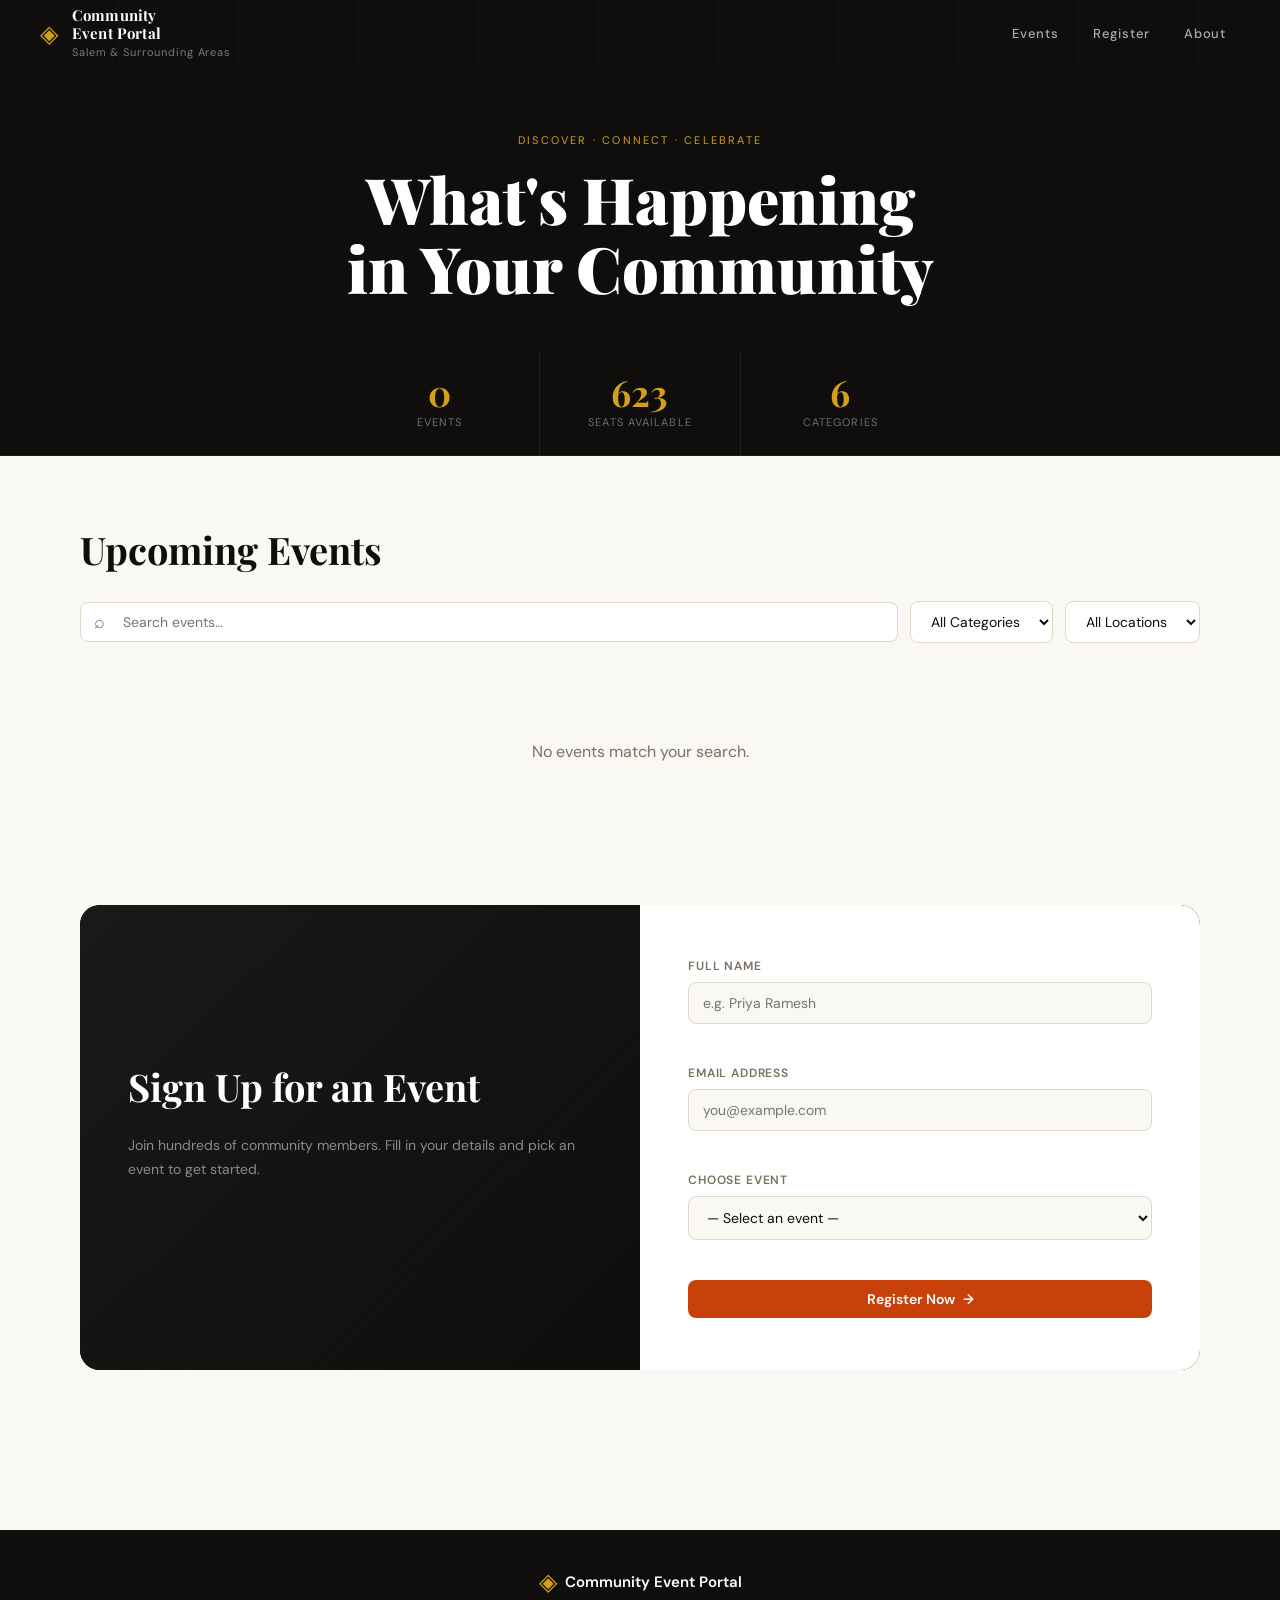
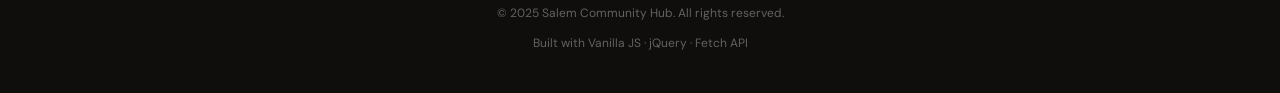
<file: Module 1/Bootstrap5/index.html>
<!DOCTYPE html>
<html lang="en">
<head>
  <meta charset="UTF-8" />
  <meta name="viewport" content="width=device-width, initial-scale=1.0"/>
  <title>Local Community Event Portal</title>
  <link rel="preconnect" href="https://fonts.googleapis.com">
  <link href="https://fonts.googleapis.com/css2?family=Playfair+Display:wght@700;900&family=DM+Sans:wght@300;400;500;600&display=swap" rel="stylesheet">
  <link rel="stylesheet" href="styles.css"/>
  <script src="https://code.jquery.com/jquery-3.7.1.min.js"></script>
</head>
<body>

  <div id="loader" class="loader-overlay">
    <div class="loader-inner">
      <div class="loader-dot"></div>
      <div class="loader-dot"></div>
      <div class="loader-dot"></div>
    </div>
    <p class="loader-text">Loading Portal…</p>
  </div>

  <header class="site-header">
    <div class="header-bg"></div>
    <div class="header-content">
      <div class="logo-block">
        <span class="logo-icon">◈</span>
        <div>
          <h1 class="site-title">Community<br>Event Portal</h1>
          <p class="site-subtitle">Salem & Surrounding Areas</p>
        </div>
      </div>
      <nav class="header-nav">
        <a href="#events" class="nav-link">Events</a>
        <a href="#register" class="nav-link">Register</a>
        <a href="#about" class="nav-link">About</a>
      </nav>
    </div>
  </header>

  <section class="hero-banner">
    <div class="hero-text">
      <p class="hero-eyebrow">Discover · Connect · Celebrate</p>
      <h2 class="hero-heading">What's Happening<br>in Your Community</h2>
    </div>
    <div class="hero-stats">
      <div class="stat-card"><span id="stat-total" class="stat-num">0</span><span class="stat-label">Events</span></div>
      <div class="stat-card"><span id="stat-seats" class="stat-num">0</span><span class="stat-label">Seats Available</span></div>
      <div class="stat-card"><span id="stat-cats" class="stat-num">0</span><span class="stat-label">Categories</span></div>
    </div>
  </section>

  <main class="main-content">

    <section id="events" class="events-section">
      <div class="section-header">
        <h2 class="section-title">Upcoming Events</h2>
        <div class="filter-bar">
          <div class="search-wrap">
            <span class="search-icon">⌕</span>
            <input type="text" id="searchInput" placeholder="Search events…" class="search-input" />
          </div>
          <select id="categoryFilter" class="filter-select">
            <option value="all">All Categories</option>
            <option value="music">Music</option>
            <option value="workshop">Workshop</option>
            <option value="sports">Sports</option>
            <option value="food">Food</option>
            <option value="art">Art</option>
            <option value="tech">Tech</option>
          </select>
          <select id="locationFilter" class="filter-select">
            <option value="all">All Locations</option>
            <option value="Salem">Salem</option>
            <option value="Namakkal">Namakkal</option>
            <option value="Erode">Erode</option>
          </select>
        </div>
      </div>
      <div id="eventGrid" class="event-grid"></div>
      <p id="noEvents" class="no-events" style="display:none">No events match your search.</p>
    </section>

    <section id="register" class="register-section">
      <div class="register-inner">
        <div class="register-info">
          <h2 class="section-title">Sign Up for an Event</h2>
          <p class="register-desc">Join hundreds of community members. Fill in your details and pick an event to get started.</p>
          <div id="registrationLog" class="reg-log"></div>
        </div>
        <form id="registrationForm" class="reg-form" novalidate>
          <div class="form-group">
            <label for="userName">Full Name</label>
            <input type="text" id="userName" name="userName" placeholder="e.g. Priya Ramesh" autocomplete="off"/>
            <span class="field-error" id="nameError"></span>
          </div>
          <div class="form-group">
            <label for="userEmail">Email Address</label>
            <input type="email" id="userEmail" name="userEmail" placeholder="you@example.com" autocomplete="off"/>
            <span class="field-error" id="emailError"></span>
          </div>
          <div class="form-group">
            <label for="eventSelect">Choose Event</label>
            <select id="eventSelect" name="eventSelect">
              <option value="">— Select an event —</option>
            </select>
            <span class="field-error" id="eventError"></span>
          </div>
          <button type="submit" id="registerBtn" class="btn btn-primary">
            <span class="btn-label">Register Now</span>
            <span class="btn-icon">→</span>
          </button>
          <div id="formFeedback" class="form-feedback" style="display:none"></div>
        </form>
      </div>
    </section>

  </main>

  <footer id="about" class="site-footer">
    <div class="footer-inner">
      <div class="footer-brand">
        <span class="logo-icon">◈</span>
        <span class="footer-name">Community Event Portal</span>
      </div>
      <p class="footer-copy">© 2025 Salem Community Hub. All rights reserved.</p>
      <p class="footer-tech">Built with Vanilla JS · jQuery · Fetch API</p>
    </div>
  </footer>

  <div id="toast" class="toast"></div>

  <script src="main.js"></script>
</body>
</html>
</file>
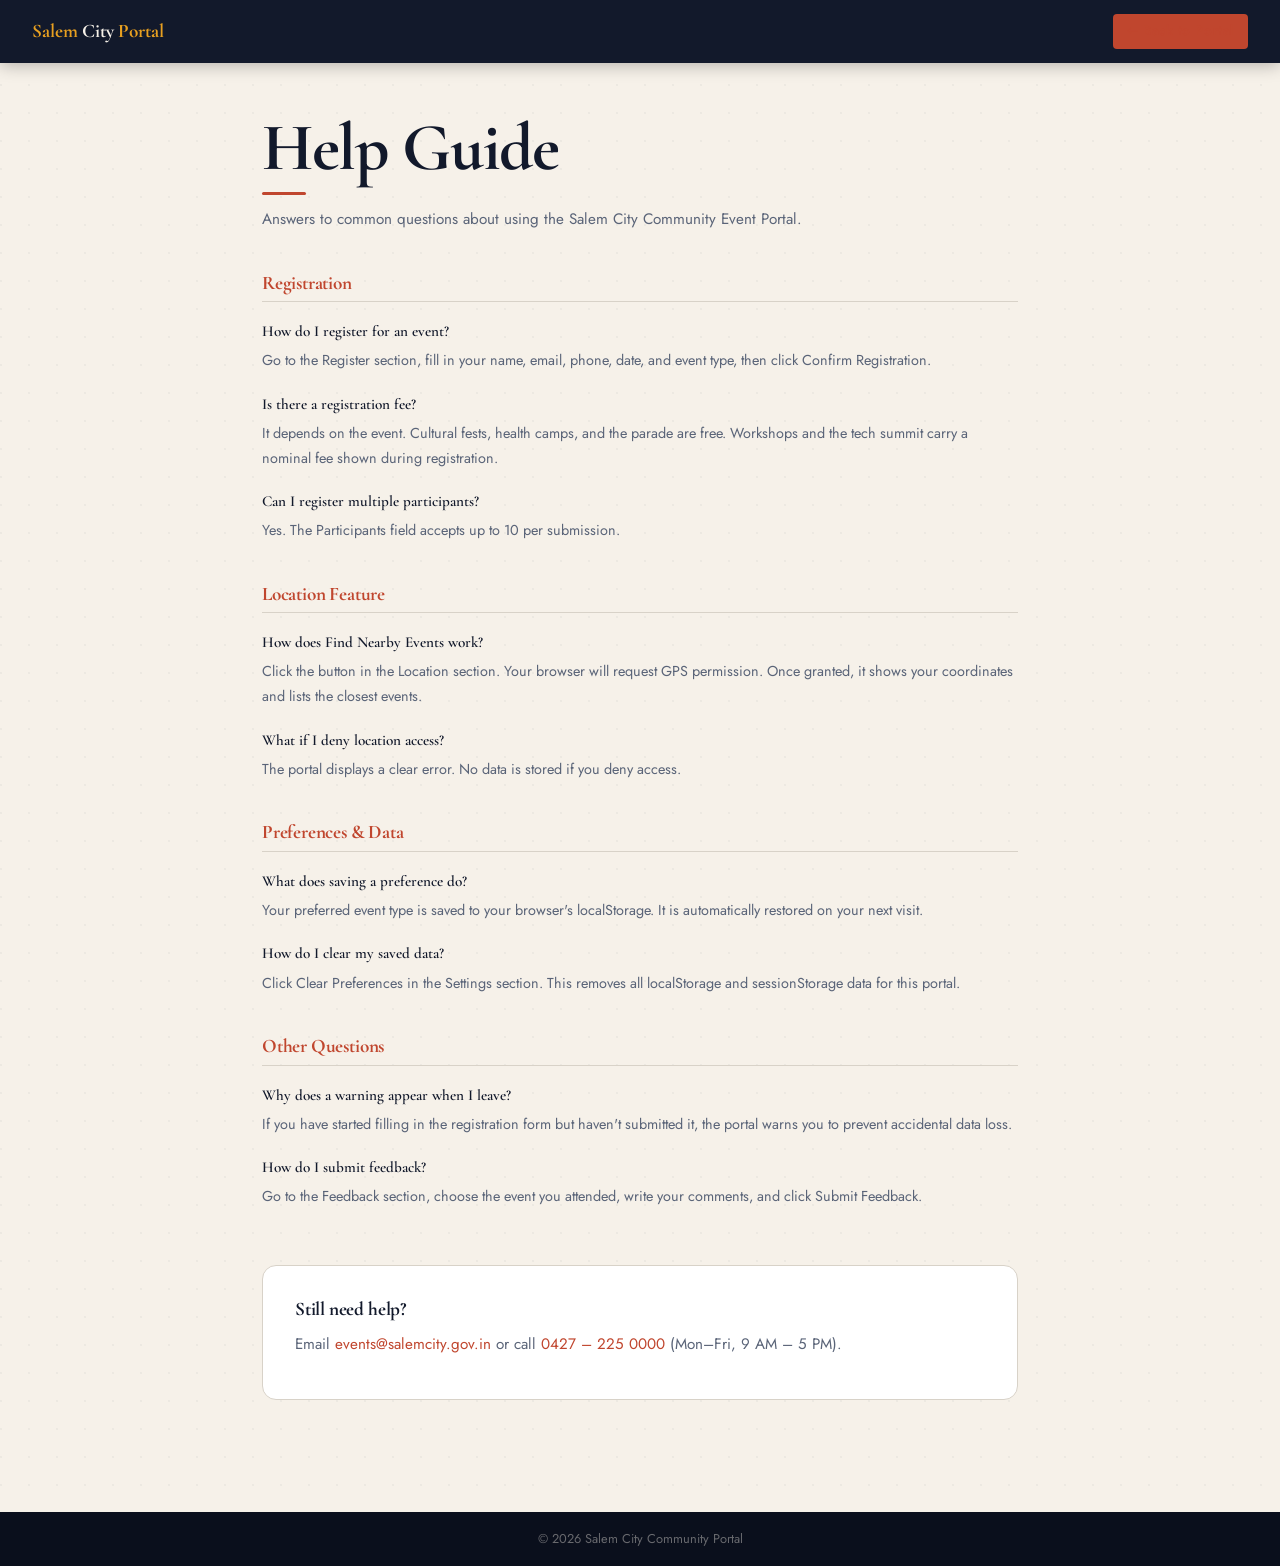
<file: Module 1/CSS3/help.html>
<!DOCTYPE html>
<html lang="en">
<head>
  <meta charset="UTF-8">
  <meta name="viewport" content="width=device-width, initial-scale=1.0">
  <title>Help Guide — Salem City Community Portal</title>
  <link rel="preconnect" href="https://fonts.googleapis.com">
  <link href="https://fonts.googleapis.com/css2?family=Cormorant+Garamond:wght@700&family=Jost:wght@300;400;500;600&display=swap" rel="stylesheet">
  <link rel="stylesheet" href="css/reset.css">
  <link rel="stylesheet" href="css/variables.css">
  <link rel="stylesheet" href="css/selectors.css">
  <link rel="stylesheet" href="css/colors.css">
  <link rel="stylesheet" href="css/typography.css">
  <link rel="stylesheet" href="css/links-lists.css">
  <link rel="stylesheet" href="css/responsive.css">
  <style>
    main {
      max-width: 820px;
      margin: 3rem auto;
      padding: 0 var(--sp-lg) 4rem;
    }

    .faq-group { margin-bottom: 2.5rem; }

    .faq-group h2 {
      font-size: 1.2rem;
      color: var(--clr-rust);
      border-bottom: 1px solid var(--clr-border);
      padding-bottom: 0.4rem;
      margin-bottom: 1rem;
    }

    .faq-item { margin-bottom: 1.1rem; }
    .faq-item h3 { font-size: 0.95rem; color: var(--clr-ink); margin-bottom: 0.25rem; }
    .faq-item p  { font-size: 0.9rem; color: var(--clr-slate); }

    .contact-box {
      background: var(--clr-white);
      border: 1px solid var(--clr-border);
      border-radius: var(--radius-lg);
      padding: var(--sp-lg);
      margin-top: var(--sp-xl);
    }

    footer {
      background: #0a0f1c;
      color: rgba(246,241,233,0.4);
      text-align: center;
      padding: 1rem;
      font-size: 0.8rem;
    }
  </style>
</head>
<body>

  <header class="site-header" style="height:auto;padding:0.85rem var(--sp-lg);">
    <div class="site-logo">Salem <span>City</span> Portal</div>
    <a href="index.html" class="cta-button" style="font-size:0.82rem;padding:0.4rem 0.9rem;">← Back to Portal</a>
  </header>

  <main>
    <h1 style="margin-bottom:0.3rem;">Help Guide</h1>
    <div class="divider-line"></div>
    <p class="text-subtitle" style="margin-bottom:2.5rem;">
      Answers to common questions about using the Salem City Community Event Portal.
    </p>

    <div class="faq-group">
      <h2>Registration</h2>
      <div class="faq-item">
        <h3>How do I register for an event?</h3>
        <p>Go to the Register section, fill in your name, email, phone, date, and event type, then click Confirm Registration.</p>
      </div>
      <div class="faq-item">
        <h3>Is there a registration fee?</h3>
        <p>It depends on the event. Cultural fests, health camps, and the parade are free. Workshops and the tech summit carry a nominal fee shown during registration.</p>
      </div>
      <div class="faq-item">
        <h3>Can I register multiple participants?</h3>
        <p>Yes. The Participants field accepts up to 10 per submission.</p>
      </div>
    </div>

    <div class="faq-group">
      <h2>Location Feature</h2>
      <div class="faq-item">
        <h3>How does Find Nearby Events work?</h3>
        <p>Click the button in the Location section. Your browser will request GPS permission. Once granted, it shows your coordinates and lists the closest events.</p>
      </div>
      <div class="faq-item">
        <h3>What if I deny location access?</h3>
        <p>The portal displays a clear error. No data is stored if you deny access.</p>
      </div>
    </div>

    <div class="faq-group">
      <h2>Preferences & Data</h2>
      <div class="faq-item">
        <h3>What does saving a preference do?</h3>
        <p>Your preferred event type is saved to your browser's localStorage. It is automatically restored on your next visit.</p>
      </div>
      <div class="faq-item">
        <h3>How do I clear my saved data?</h3>
        <p>Click Clear Preferences in the Settings section. This removes all localStorage and sessionStorage data for this portal.</p>
      </div>
    </div>

    <div class="faq-group">
      <h2>Other Questions</h2>
      <div class="faq-item">
        <h3>Why does a warning appear when I leave?</h3>
        <p>If you have started filling in the registration form but haven't submitted it, the portal warns you to prevent accidental data loss.</p>
      </div>
      <div class="faq-item">
        <h3>How do I submit feedback?</h3>
        <p>Go to the Feedback section, choose the event you attended, write your comments, and click Submit Feedback.</p>
      </div>
    </div>

    <div class="contact-box">
      <h2 style="font-family:var(--font-display);font-size:1.2rem;margin-bottom:0.6rem;">Still need help?</h2>
      <p>Email <a href="mailto:events@salemcity.gov.in">events@salemcity.gov.in</a> or call
        <a href="tel:+914272250000">0427 – 225 0000</a> (Mon–Fri, 9 AM – 5 PM).</p>
    </div>
  </main>

  <footer>&copy; 2026 Salem City Community Portal</footer>

</body>
</html>
</file>
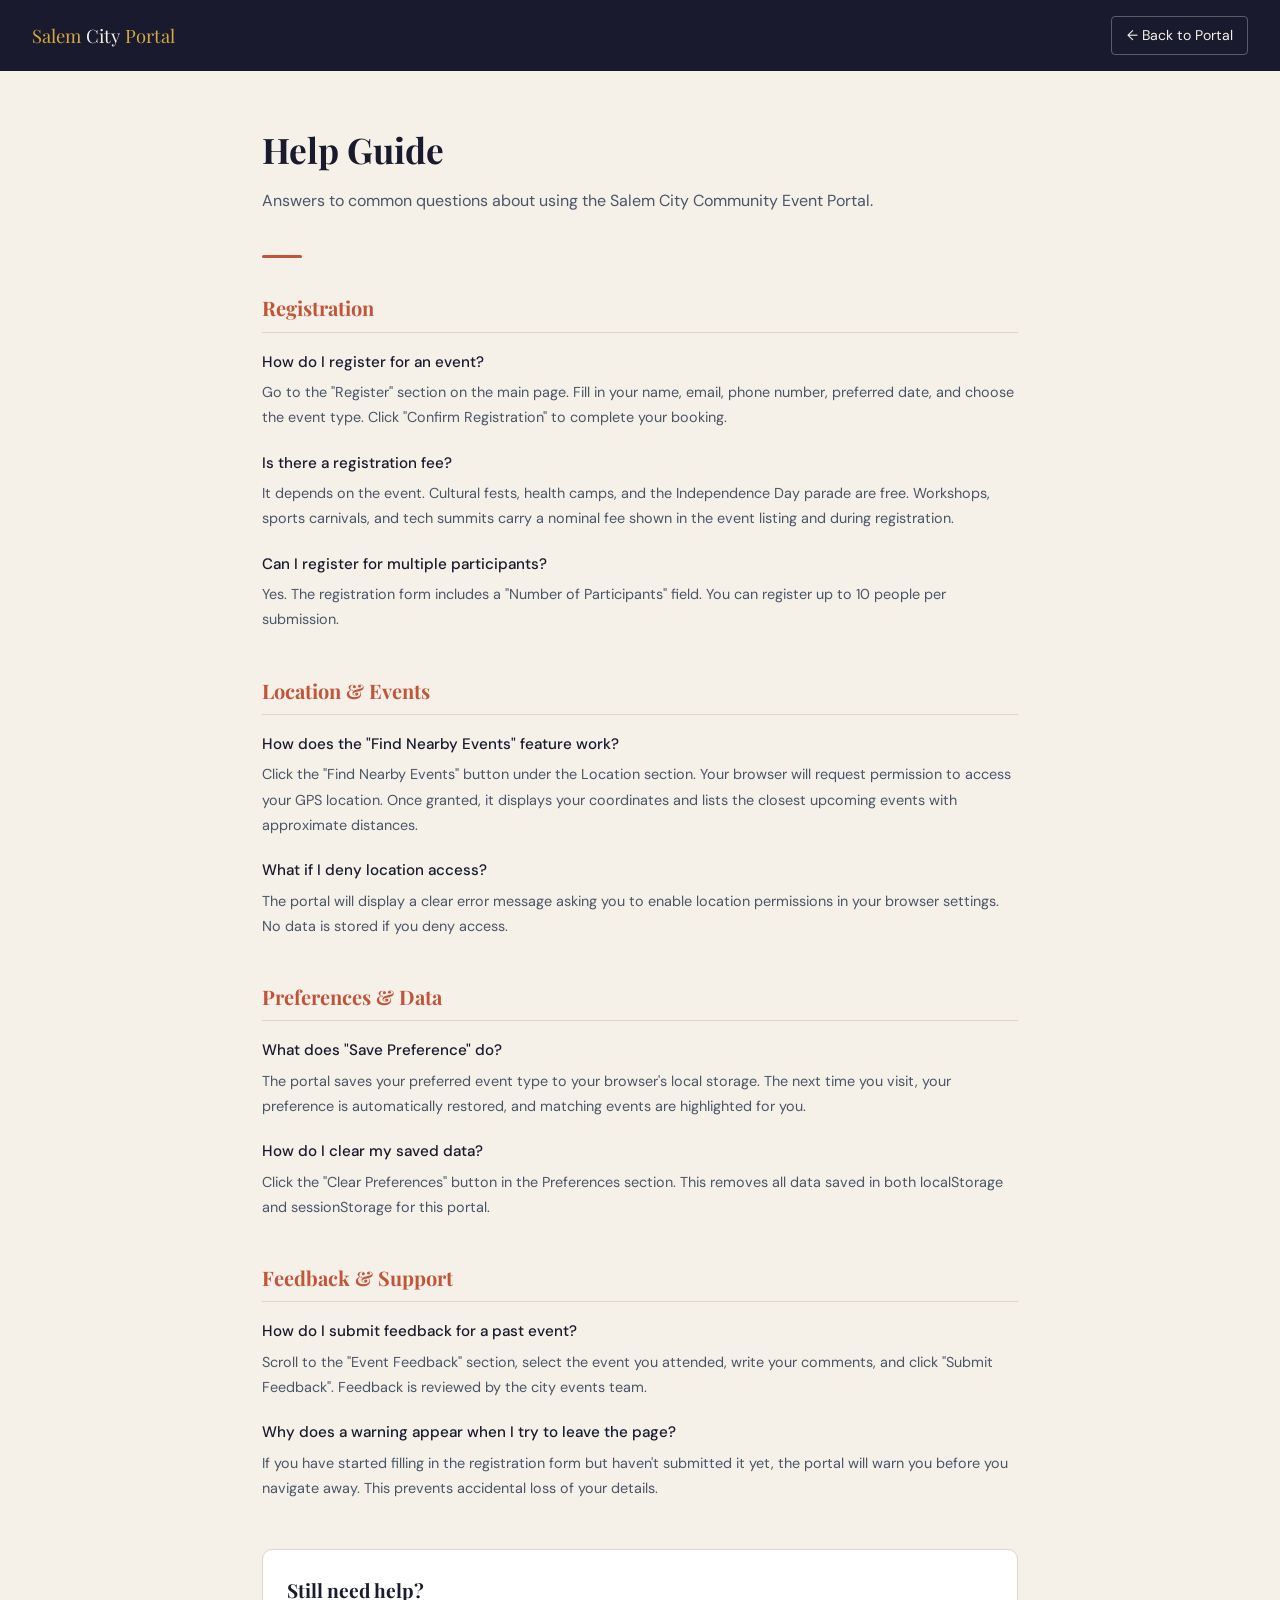
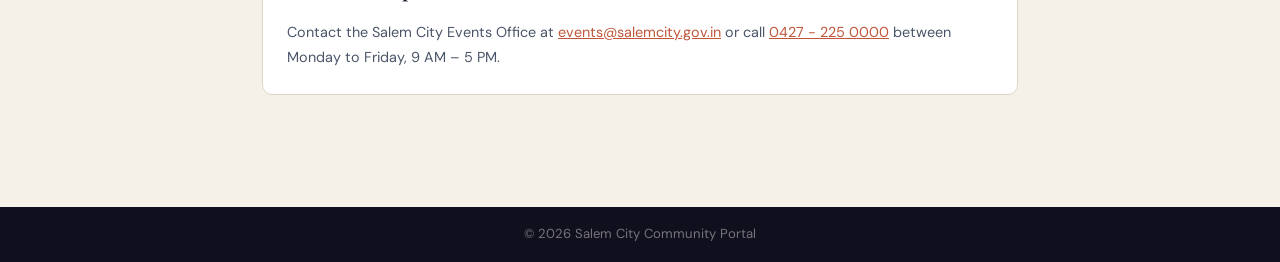
<file: Module 1/HTML5/help.html>
<!DOCTYPE html>
<html lang="en">
<head>
  <meta charset="UTF-8">
  <meta name="viewport" content="width=device-width, initial-scale=1.0">
  <title>Help Guide — Salem City Community Portal</title>
  <style>
    @import url('https://fonts.googleapis.com/css2?family=Playfair+Display:wght@700&family=DM+Sans:wght@300;400;500&display=swap');

    :root {
      --ink: #1a1a2e;
      --cream: #f5f0e8;
      --terracotta: #c0553a;
      --gold: #d4a843;
      --sage: #5a7a5a;
      --slate: #4a5568;
      --border: #ddd5c8;
      --white: #ffffff;
    }

    * { margin: 0; padding: 0; box-sizing: border-box; }
    body { font-family: 'DM Sans', sans-serif; background: var(--cream); color: var(--ink); line-height: 1.75; }

    header {
      background: var(--ink);
      color: var(--cream);
      padding: 1rem 2rem;
      display: flex;
      align-items: center;
      justify-content: space-between;
    }

    .logo { font-family: 'Playfair Display', serif; font-size: 1.15rem; color: var(--gold); }
    .logo span { color: var(--cream); }

    header a {
      color: var(--cream);
      text-decoration: none;
      font-size: 0.88rem;
      padding: 0.4rem 0.9rem;
      border: 1px solid rgba(245,240,232,0.3);
      border-radius: 4px;
    }

    header a:hover { border-color: var(--gold); color: var(--gold); }

    main {
      max-width: 820px;
      margin: 3rem auto;
      padding: 0 2rem 4rem;
    }

    h1 {
      font-family: 'Playfair Display', serif;
      font-size: 2.2rem;
      color: var(--ink);
      margin-bottom: 0.4rem;
    }

    .subtitle { color: var(--slate); margin-bottom: 2.5rem; }

    .divider { width: 40px; height: 3px; background: var(--terracotta); border-radius: 2px; margin: 0.5rem 0 2rem; }

    .faq-group { margin-bottom: 2.5rem; }

    .faq-group h2 {
      font-family: 'Playfair Display', serif;
      font-size: 1.25rem;
      color: var(--terracotta);
      margin-bottom: 1rem;
      padding-bottom: 0.4rem;
      border-bottom: 1px solid var(--border);
    }

    .faq-item { margin-bottom: 1.2rem; }

    .faq-item h3 {
      font-size: 0.95rem;
      font-weight: 500;
      color: var(--ink);
      margin-bottom: 0.3rem;
    }

    .faq-item p { font-size: 0.9rem; color: var(--slate); }

    .contact-box {
      background: var(--white);
      border: 1px solid var(--border);
      border-radius: 10px;
      padding: 1.5rem;
      margin-top: 3rem;
    }

    .contact-box h2 { font-family: 'Playfair Display', serif; font-size: 1.2rem; margin-bottom: 0.75rem; }
    .contact-box p { font-size: 0.9rem; color: var(--slate); }
    .contact-box a { color: var(--terracotta); }

    footer {
      background: #0f0f1e;
      color: rgba(245,240,232,0.45);
      text-align: center;
      padding: 1rem;
      font-size: 0.82rem;
    }
  </style>
</head>
<body>

  <header>
    <div class="logo">Salem <span>City</span> Portal</div>
    <a href="index.html">← Back to Portal</a>
  </header>

  <main>
    <h1>Help Guide</h1>
    <p class="subtitle">Answers to common questions about using the Salem City Community Event Portal.</p>
    <div class="divider"></div>

    <div class="faq-group">
      <h2>Registration</h2>
      <div class="faq-item">
        <h3>How do I register for an event?</h3>
        <p>Go to the "Register" section on the main page. Fill in your name, email, phone number, preferred date, and choose the event type. Click "Confirm Registration" to complete your booking.</p>
      </div>
      <div class="faq-item">
        <h3>Is there a registration fee?</h3>
        <p>It depends on the event. Cultural fests, health camps, and the Independence Day parade are free. Workshops, sports carnivals, and tech summits carry a nominal fee shown in the event listing and during registration.</p>
      </div>
      <div class="faq-item">
        <h3>Can I register for multiple participants?</h3>
        <p>Yes. The registration form includes a "Number of Participants" field. You can register up to 10 people per submission.</p>
      </div>
    </div>

    <div class="faq-group">
      <h2>Location & Events</h2>
      <div class="faq-item">
        <h3>How does the "Find Nearby Events" feature work?</h3>
        <p>Click the "Find Nearby Events" button under the Location section. Your browser will request permission to access your GPS location. Once granted, it displays your coordinates and lists the closest upcoming events with approximate distances.</p>
      </div>
      <div class="faq-item">
        <h3>What if I deny location access?</h3>
        <p>The portal will display a clear error message asking you to enable location permissions in your browser settings. No data is stored if you deny access.</p>
      </div>
    </div>

    <div class="faq-group">
      <h2>Preferences & Data</h2>
      <div class="faq-item">
        <h3>What does "Save Preference" do?</h3>
        <p>The portal saves your preferred event type to your browser's local storage. The next time you visit, your preference is automatically restored, and matching events are highlighted for you.</p>
      </div>
      <div class="faq-item">
        <h3>How do I clear my saved data?</h3>
        <p>Click the "Clear Preferences" button in the Preferences section. This removes all data saved in both localStorage and sessionStorage for this portal.</p>
      </div>
    </div>

    <div class="faq-group">
      <h2>Feedback & Support</h2>
      <div class="faq-item">
        <h3>How do I submit feedback for a past event?</h3>
        <p>Scroll to the "Event Feedback" section, select the event you attended, write your comments, and click "Submit Feedback". Feedback is reviewed by the city events team.</p>
      </div>
      <div class="faq-item">
        <h3>Why does a warning appear when I try to leave the page?</h3>
        <p>If you have started filling in the registration form but haven't submitted it yet, the portal will warn you before you navigate away. This prevents accidental loss of your details.</p>
      </div>
    </div>

    <div class="contact-box">
      <h2>Still need help?</h2>
      <p>Contact the Salem City Events Office at <a href="mailto:events@salemcity.gov.in">events@salemcity.gov.in</a> or call <a href="tel:+914272250000">0427 - 225 0000</a> between Monday to Friday, 9 AM – 5 PM.</p>
    </div>
  </main>

  <footer>&copy; 2026 Salem City Community Portal</footer>

</body>
</html>
</file>
<file: Module 1/Bootstrap5/styles.css>
*, *::before, *::after { box-sizing: border-box; margin: 0; padding: 0; }

:root {
  --ink: #0f0e0c;
  --paper: #faf8f3;
  --cream: #f0ece0;
  --accent: #c8410a;
  --accent-light: #f4ede6;
  --accent-2: #2d6a4f;
  --gold: #d4a017;
  --muted: #7a7060;
  --border: #e0d8c8;
  --card-bg: #ffffff;
  --shadow: 0 2px 16px rgba(15,14,12,0.08);
  --shadow-lg: 0 8px 40px rgba(15,14,12,0.14);
  --radius: 12px;
  --font-display: 'Playfair Display', Georgia, serif;
  --font-body: 'DM Sans', sans-serif;
}

html { scroll-behavior: smooth; }

body {
  background: var(--paper);
  color: var(--ink);
  font-family: var(--font-body);
  font-size: 15px;
  line-height: 1.6;
  min-height: 100vh;
}

/* ── Loader ─────────────────────────────────── */
.loader-overlay {
  position: fixed; inset: 0; z-index: 9999;
  background: var(--ink);
  display: flex; flex-direction: column;
  align-items: center; justify-content: center;
  gap: 20px;
  transition: opacity 0.5s, visibility 0.5s;
}
.loader-overlay.hidden { opacity: 0; visibility: hidden; }
.loader-inner { display: flex; gap: 10px; }
.loader-dot {
  width: 12px; height: 12px; border-radius: 50%;
  background: var(--accent);
  animation: pulse 1s ease-in-out infinite;
}
.loader-dot:nth-child(2) { animation-delay: 0.2s; background: var(--gold); }
.loader-dot:nth-child(3) { animation-delay: 0.4s; background: var(--accent-2); }
@keyframes pulse {
  0%, 100% { transform: scale(0.6); opacity: 0.4; }
  50% { transform: scale(1.2); opacity: 1; }
}
.loader-text { color: #fff; font-family: var(--font-body); font-size: 13px; letter-spacing: 0.15em; text-transform: uppercase; opacity: 0.6; }

/* ── Header ─────────────────────────────────── */
.site-header {
  position: sticky; top: 0; z-index: 100;
  background: var(--ink);
  padding: 0 40px;
  height: 68px;
  display: flex; align-items: center;
}
.header-bg {
  position: absolute; inset: 0;
  background: repeating-linear-gradient(90deg, transparent, transparent 59px, rgba(255,255,255,0.03) 60px);
  pointer-events: none;
}
.header-content {
  width: 100%; max-width: 1200px; margin: 0 auto;
  display: flex; align-items: center; justify-content: space-between;
  position: relative;
}
.logo-block { display: flex; align-items: center; gap: 14px; }
.logo-icon { font-size: 24px; color: var(--gold); line-height: 1; }
.site-title {
  font-family: var(--font-display); font-size: 15px; font-weight: 700;
  color: #fff; line-height: 1.2; letter-spacing: 0.01em;
}
.site-subtitle { font-size: 11px; color: rgba(255,255,255,0.45); letter-spacing: 0.08em; margin-top: 2px; }
.header-nav { display: flex; gap: 6px; }
.nav-link {
  color: rgba(255,255,255,0.65); text-decoration: none;
  font-size: 13px; font-weight: 500; letter-spacing: 0.06em;
  padding: 6px 14px; border-radius: 20px;
  transition: color 0.2s, background 0.2s;
}
.nav-link:hover { color: #fff; background: rgba(255,255,255,0.08); }

/* ── Hero ────────────────────────────────────── */
.hero-banner {
  background: var(--ink);
  padding: 64px 40px 0;
  display: flex; flex-direction: column; align-items: center;
  text-align: center; gap: 48px;
  border-bottom: 1px solid rgba(255,255,255,0.06);
}
.hero-eyebrow { color: var(--gold); font-size: 11px; letter-spacing: 0.2em; text-transform: uppercase; margin-bottom: 14px; }
.hero-heading {
  font-family: var(--font-display); font-size: clamp(36px,5vw,68px);
  font-weight: 900; color: #fff; line-height: 1.08;
}
.hero-heading em { font-style: normal; color: var(--accent); }
.hero-stats {
  display: flex; gap: 1px;
  background: rgba(255,255,255,0.08);
  border-radius: var(--radius) var(--radius) 0 0;
  overflow: hidden; width: 100%; max-width: 600px;
}
.stat-card {
  flex: 1; padding: 24px 16px;
  display: flex; flex-direction: column; align-items: center; gap: 4px;
  background: var(--ink);
  transition: background 0.2s;
}
.stat-card:hover { background: rgba(255,255,255,0.04); }
.stat-num { font-family: var(--font-display); font-size: 36px; font-weight: 700; color: var(--gold); line-height: 1; }
.stat-label { font-size: 11px; color: rgba(255,255,255,0.4); letter-spacing: 0.1em; text-transform: uppercase; }

/* ── Main ────────────────────────────────────── */
.main-content { max-width: 1200px; margin: 0 auto; padding: 0 40px 80px; }

/* ── Events Section ──────────────────────────── */
.events-section { padding-top: 64px; }
.section-header { margin-bottom: 36px; }
.section-title {
  font-family: var(--font-display); font-size: clamp(26px, 3vw, 38px);
  font-weight: 700; color: var(--ink); margin-bottom: 20px;
}
.filter-bar { display: flex; flex-wrap: wrap; gap: 12px; align-items: center; }
.search-wrap { position: relative; flex: 1; min-width: 200px; }
.search-icon { position: absolute; left: 14px; top: 50%; transform: translateY(-50%); font-size: 18px; color: var(--muted); pointer-events: none; }
.search-input {
  width: 100%; padding: 10px 14px 10px 42px;
  border: 1.5px solid var(--border); border-radius: 8px;
  font-family: var(--font-body); font-size: 14px; background: var(--card-bg);
  color: var(--ink); outline: none;
  transition: border-color 0.2s, box-shadow 0.2s;
}
.search-input:focus { border-color: var(--accent); box-shadow: 0 0 0 3px rgba(200,65,10,0.1); }
.filter-select {
  padding: 10px 16px; border: 1.5px solid var(--border); border-radius: 8px;
  font-family: var(--font-body); font-size: 14px; background: var(--card-bg);
  color: var(--ink); cursor: pointer; outline: none;
  transition: border-color 0.2s;
}
.filter-select:focus { border-color: var(--accent); }

/* ── Event Grid ──────────────────────────────── */
.event-grid {
  display: grid;
  grid-template-columns: repeat(auto-fill, minmax(300px, 1fr));
  gap: 24px;
}
.event-card {
  background: var(--card-bg);
  border: 1.5px solid var(--border);
  border-radius: var(--radius);
  overflow: hidden;
  box-shadow: var(--shadow);
  display: flex; flex-direction: column;
  transition: transform 0.25s, box-shadow 0.25s;
  animation: cardIn 0.4s ease both;
}
@keyframes cardIn {
  from { opacity: 0; transform: translateY(20px); }
  to { opacity: 1; transform: translateY(0); }
}
.event-card:hover { transform: translateY(-4px); box-shadow: var(--shadow-lg); }
.event-card.full { opacity: 0.55; }

.card-color-bar { height: 5px; }
.cat-music .card-color-bar { background: linear-gradient(90deg, #6366f1, #a78bfa); }
.cat-workshop .card-color-bar { background: linear-gradient(90deg, var(--gold), #f59e0b); }
.cat-sports .card-color-bar { background: linear-gradient(90deg, var(--accent-2), #52b788); }
.cat-food .card-color-bar { background: linear-gradient(90deg, var(--accent), #f97316); }
.cat-art .card-color-bar { background: linear-gradient(90deg, #ec4899, #f43f5e); }
.cat-tech .card-color-bar { background: linear-gradient(90deg, #0ea5e9, #38bdf8); }

.card-body { padding: 20px; flex: 1; display: flex; flex-direction: column; gap: 10px; }
.card-meta { display: flex; justify-content: space-between; align-items: center; }
.card-category {
  font-size: 10px; font-weight: 600; letter-spacing: 0.12em; text-transform: uppercase;
  padding: 3px 9px; border-radius: 20px; background: var(--cream);
}
.cat-music .card-category { color: #6366f1; background: #ede9fe; }
.cat-workshop .card-category { color: #b45309; background: #fef3c7; }
.cat-sports .card-category { color: var(--accent-2); background: #d1fae5; }
.cat-food .card-category { color: var(--accent); background: #fee2e2; }
.cat-art .card-category { color: #be185d; background: #fce7f3; }
.cat-tech .card-category { color: #0369a1; background: #e0f2fe; }

.card-seats {
  font-size: 11px; font-weight: 500;
  padding: 3px 9px; border-radius: 20px;
  background: var(--cream); color: var(--muted);
}
.card-seats.low { background: #fee2e2; color: var(--accent); }
.card-seats.full-tag { background: #fee2e2; color: var(--accent); }
.card-title { font-family: var(--font-display); font-size: 18px; font-weight: 700; line-height: 1.3; color: var(--ink); }
.card-info { font-size: 13px; color: var(--muted); display: flex; flex-direction: column; gap: 4px; }
.card-info span { display: flex; align-items: center; gap: 6px; }
.card-footer { padding: 0 20px 20px; }
.btn { display: inline-flex; align-items: center; gap: 8px; padding: 10px 22px; border-radius: 8px; font-family: var(--font-body); font-size: 14px; font-weight: 600; cursor: pointer; border: none; transition: all 0.2s; }
.btn-primary { background: var(--accent); color: #fff; width: 100%; justify-content: center; }
.btn-primary:hover { background: #a83209; transform: translateY(-1px); box-shadow: 0 4px 14px rgba(200,65,10,0.3); }
.btn-primary:disabled { background: var(--border); color: var(--muted); cursor: not-allowed; transform: none; box-shadow: none; }
.btn-cancel { background: transparent; color: var(--muted); border: 1.5px solid var(--border); font-size: 12px; padding: 6px 14px; margin-left: 8px; }
.btn-cancel:hover { border-color: var(--accent); color: var(--accent); }
.registered-badge { font-size: 12px; color: var(--accent-2); font-weight: 600; padding: 8px 0; display: flex; align-items: center; gap: 6px; }
.no-events { text-align: center; color: var(--muted); font-size: 16px; padding: 60px 0; }

/* ── Register Section ────────────────────────── */
.register-section {
  margin-top: 80px;
  background: var(--ink);
  border-radius: 20px;
  overflow: hidden;
}
.register-inner {
  display: grid; grid-template-columns: 1fr 1fr;
  min-height: 400px;
}
.register-info {
  padding: 52px 48px;
  background: linear-gradient(135deg, #1a1917 0%, #0f0e0c 100%);
  display: flex; flex-direction: column; gap: 16px; justify-content: center;
}
.register-info .section-title { color: #fff; margin-bottom: 0; }
.register-desc { color: rgba(255,255,255,0.5); font-size: 14px; line-height: 1.7; }
.reg-log { margin-top: 20px; display: flex; flex-direction: column; gap: 8px; max-height: 180px; overflow-y: auto; }
.reg-log-entry {
  font-size: 12px; color: rgba(255,255,255,0.6);
  border-left: 2px solid var(--gold); padding-left: 10px;
  animation: slideIn 0.3s ease;
}
@keyframes slideIn { from { opacity: 0; transform: translateX(-10px); } to { opacity: 1; transform: translateX(0); } }

.reg-form {
  padding: 52px 48px;
  background: var(--card-bg);
  display: flex; flex-direction: column; gap: 18px;
}
.form-group { display: flex; flex-direction: column; gap: 6px; }
.form-group label { font-size: 12px; font-weight: 600; letter-spacing: 0.07em; text-transform: uppercase; color: var(--muted); }
.form-group input, .form-group select {
  padding: 11px 14px; border: 1.5px solid var(--border); border-radius: 8px;
  font-family: var(--font-body); font-size: 14px; color: var(--ink);
  background: var(--paper); outline: none;
  transition: border-color 0.2s, box-shadow 0.2s;
}
.form-group input:focus, .form-group select:focus { border-color: var(--accent); box-shadow: 0 0 0 3px rgba(200,65,10,0.1); }
.form-group input.error, .form-group select.error { border-color: var(--accent); }
.field-error { font-size: 12px; color: var(--accent); min-height: 16px; }
.form-feedback {
  padding: 12px 16px; border-radius: 8px; font-size: 14px; font-weight: 500;
  text-align: center;
}
.form-feedback.success { background: #d1fae5; color: var(--accent-2); }
.form-feedback.error { background: #fee2e2; color: var(--accent); }

/* ── Toast ───────────────────────────────────── */
.toast {
  position: fixed; bottom: 32px; left: 50%; transform: translateX(-50%) translateY(20px);
  background: var(--ink); color: #fff;
  padding: 12px 24px; border-radius: 100px;
  font-size: 14px; font-weight: 500;
  opacity: 0; pointer-events: none; z-index: 9000;
  transition: all 0.3s ease;
  white-space: nowrap;
}
.toast.show { opacity: 1; transform: translateX(-50%) translateY(0); }
.toast.success { background: var(--accent-2); }
.toast.error { background: var(--accent); }

/* ── Footer ──────────────────────────────────── */
.site-footer {
  background: var(--ink); margin-top: 80px;
  padding: 40px;
  text-align: center;
}
.footer-inner { max-width: 1200px; margin: 0 auto; display: flex; flex-direction: column; align-items: center; gap: 10px; }
.footer-brand { display: flex; align-items: center; gap: 8px; }
.footer-name { color: #fff; font-weight: 600; font-size: 15px; }
.footer-copy, .footer-tech { font-size: 12px; color: rgba(255,255,255,0.35); }

/* ── Spinner ─────────────────────────────────── */
.spinner { display: inline-block; width: 14px; height: 14px; border: 2px solid rgba(255,255,255,0.3); border-top-color: #fff; border-radius: 50%; animation: spin 0.6s linear infinite; vertical-align: middle; margin-right: 8px; }
@keyframes spin { to { transform: rotate(360deg); } }

/* ── Responsive ──────────────────────────────── */
@media (max-width: 768px) {
  .site-header { padding: 0 20px; }
  .header-nav { display: none; }
  .hero-banner { padding: 40px 20px 0; }
  .main-content { padding: 0 20px 60px; }
  .register-inner { grid-template-columns: 1fr; }
  .register-info { padding: 36px 28px; }
  .reg-form { padding: 36px 28px; }
  .filter-bar { flex-direction: column; align-items: stretch; }
}
</file>
<file: Module 1/CSS3/css/variables.css>
/* ============================================================
   variables.css — Design Tokens
   All reusable CSS custom properties for the portal
   ============================================================ */

:root {
  /* Brand colours */
  --clr-ink:        #12192b;
  --clr-navy:       #1e2d4d;
  --clr-cream:      #f6f1e9;
  --clr-white:      #ffffff;
  --clr-amber:      #e8a020;
  --clr-rust:       #c0462e;
  --clr-sage:       #4e7c59;
  --clr-slate:      #5a6478;
  --clr-light:      #edeae3;
  --clr-border:     #d8d2c8;

  /* RGBA usage examples — Exercise 4 */
  --clr-overlay:    rgba(18, 25, 43, 0.72);
  --clr-amber-soft: rgba(232, 160, 32, 0.15);
  --clr-rust-soft:  rgba(192, 70, 46, 0.12);
  --clr-sage-soft:  rgba(78, 124, 89, 0.12);

  /* Typography */
  --font-display: 'Cormorant Garamond', Georgia, serif;
  --font-body:    'Jost', system-ui, sans-serif;
  --font-mono:    'JetBrains Mono', monospace;

  /* Spacing scale */
  --sp-xs:  0.375rem;
  --sp-sm:  0.75rem;
  --sp-md:  1.25rem;
  --sp-lg:  2rem;
  --sp-xl:  3.5rem;
  --sp-2xl: 5.5rem;

  /* Border radius */
  --radius-sm: 4px;
  --radius-md: 8px;
  --radius-lg: 14px;

  /* Shadows */
  --shadow-sm: 0 1px 4px rgba(18,25,43,0.10);
  --shadow-md: 0 4px 20px rgba(18,25,43,0.13);
  --shadow-lg: 0 10px 40px rgba(18,25,43,0.18);

  /* Transitions */
  --ease: 0.22s ease;
}
</file>
<file: Module 1/CSS3/css/selectors.css>
/* ============================================================
   selectors.css — Exercise 3
   Demonstrates: universal, element, ID, class, grouping selectors
   ============================================================ */

/* Element selector: all h2 headings share this base style */
h2 {
  font-family: var(--font-display);
  font-size: clamp(1.75rem, 3vw, 2.6rem);
  font-weight: 700;
  color: var(--clr-ink);
  line-height: 1.2;
}

/* Element selector: all h3 headings */
h3 {
  font-family: var(--font-display);
  font-size: 1.3rem;
  font-weight: 600;
  color: var(--clr-navy);
}

/* Grouping selector: h3 and p share margin-bottom */
h3, p {
  margin-bottom: 0.65rem;
}

/* ID selector: the main hero banner */
#mainHeader {
  background: linear-gradient(135deg, var(--clr-ink) 0%, var(--clr-navy) 100%);
  color: var(--clr-cream);
  padding: var(--sp-2xl) var(--sp-lg);
  text-align: center;
  position: relative;
  overflow: hidden;
}

#mainHeader::before {
  content: '';
  position: absolute;
  inset: 0;
  background:
    radial-gradient(ellipse at 75% 40%, rgba(232,160,32,0.14) 0%, transparent 60%),
    radial-gradient(ellipse at 15% 75%, rgba(192,70,46,0.11) 0%, transparent 55%);
  pointer-events: none;
}

/* Class selector: every event card shares these base rules */
.eventCard {
  background: var(--clr-white);
  border: 1px solid var(--clr-border);
  border-radius: var(--radius-lg);
  overflow: hidden;
  transition: transform var(--ease), box-shadow var(--ease);
}

.eventCard:hover {
  transform: translateY(-3px);
  box-shadow: var(--shadow-lg);
}

/* Class selector: section wrapper */
.section-wrap {
  max-width: 1120px;
  margin: 0 auto;
  padding: 0 var(--sp-lg);
}

/* Class selector: section header block */
.section-head {
  margin-bottom: var(--sp-lg);
}

.section-head p {
  color: var(--clr-slate);
  font-size: 1rem;
  margin-top: 0.35rem;
}

/* Accent divider line under headings */
.divider-line {
  width: 44px;
  height: 3px;
  background: var(--clr-rust);
  border-radius: 2px;
  margin: 0.5rem 0 0.75rem;
}

/* Utility: visually hidden (accessibility) */
.sr-only {
  position: absolute;
  width: 1px;
  height: 1px;
  overflow: hidden;
  clip: rect(0,0,0,0);
  white-space: nowrap;
}
</file>
<file: Module 1/CSS3/css/colors.css>
/* ============================================================
   colors.css — Exercise 4
   Demonstrates: HEX colours, RGBA, linear-gradient, background-image
   ============================================================ */

/* Body background — colour fallback + subtle texture pattern */
body {
  background-color: #f6f1e9;
  background-image:
    radial-gradient(circle at 1px 1px, rgba(18,25,43,0.04) 1px, transparent 0);
  background-size: 28px 28px;
}

/* Section backgrounds alternate between cream and white */
.bg-white  { background-color: #ffffff; }
.bg-cream  { background-color: #f6f1e9; }
.bg-light  { background-color: #edeae3; }
.bg-dark   { background-color: #12192b; }
.bg-navy   { background-color: #1e2d4d; }

/* Gradient section headers — Exercise 4 */
.gradient-header {
  background: linear-gradient(120deg, #12192b 0%, #1e2d4d 50%, #2a3d6b 100%);
  color: #f6f1e9;
}

/* Amber accent gradient */
.gradient-amber {
  background: linear-gradient(90deg, #e8a020 0%, #f0c050 100%);
}

/* Rust / CTA gradient */
.gradient-rust {
  background: linear-gradient(135deg, #c0462e 0%, #e05a3a 100%);
}

/* Sage gradient */
.gradient-sage {
  background: linear-gradient(135deg, #3d6147 0%, #4e7c59 100%);
}

/* Hero overlay text colour using RGBA */
#mainHeader h1 { color: rgba(246, 241, 233, 1);   }
#mainHeader p  { color: rgba(246, 241, 233, 0.72); }

/* Inline-style demonstration: the red heading is handled in index.html
   via a true inline style attribute to show Exercise 1 contrast.
   Here we ensure all other h1s follow brand colour: */
h1 {
  font-family: var(--font-display);
  font-weight: 900;
  color: var(--clr-ink);
}

/* Event tag badges — HEX colours */
.tag-free     { background-color: #eaf4ec; color: #2e6b3d; border: 1px solid #9ecfaa; }
.tag-paid     { background-color: #fdf3e7; color: #9a5a10; border: 1px solid #f0c070; }
.tag-featured { background-color: #fdecea; color: #8b2217; border: 1px solid #f0a090; }

.event-tag {
  display: inline-block;
  padding: 0.18rem 0.65rem;
  border-radius: 20px;
  font-size: 0.74rem;
  font-weight: 600;
  letter-spacing: 0.05em;
  text-transform: uppercase;
}

/* Welcome banner with RGBA background */
#welcomeBanner {
  background-color: rgba(30, 45, 77, 0.95);
  color: var(--clr-cream);
  padding: 0.7rem var(--sp-lg);
  text-align: center;
  font-size: 0.88rem;
}

#welcomeBanner .offer {
  color: #ff7a5c;
  font-weight: 700;
}

.highlight {
  background-color: rgba(232, 160, 32, 0.25);
  padding: 0 5px;
  border-radius: 3px;
}
</file>
<file: Module 1/CSS3/css/typography.css>
/* ============================================================
   typography.css — Exercise 5
   Demonstrates: @import Google Fonts (in index.html <link>),
   font-family, font-size, font-style, font-weight,
   text-align, text-transform, letter-spacing, line-height
   ============================================================ */

/* Base body typography */
body {
  font-family: var(--font-body);
  font-size: 1rem;
  font-weight: 400;
  line-height: 1.72;
  color: var(--clr-ink);
}

/* Display headings — Cormorant Garamond (serif) */
h1 {
  font-size: clamp(2.4rem, 5.5vw, 4.2rem);
  font-weight: 900;
  line-height: 1.1;
  letter-spacing: -0.02em;
}

h2 {
  letter-spacing: -0.01em;
}

h4 {
  font-family: var(--font-body);
  font-size: 0.8rem;
  font-weight: 600;
  text-transform: uppercase;
  letter-spacing: 0.1em;
  color: var(--clr-amber);
}

/* Paragraph base */
p {
  font-size: 0.95rem;
  line-height: 1.72;
  color: var(--clr-slate);
}

/* Large lead paragraph */
.text-lead {
  font-size: 1.15rem;
  font-weight: 300;
  line-height: 1.65;
  color: rgba(246, 241, 233, 0.78);
  max-width: 580px;
  margin: 0 auto var(--sp-lg);
  text-align: center;
}

/* Section subtitle */
.text-subtitle {
  font-size: 0.95rem;
  color: var(--clr-slate);
  line-height: 1.6;
}

/* Uppercase utility — text-transform */
.text-upper {
  text-transform: uppercase;
  letter-spacing: 0.08em;
  font-size: 0.78rem;
  font-weight: 600;
}

/* Monospace — for codes/dates */
.text-mono {
  font-family: var(--font-mono);
  font-size: 0.85rem;
}

/* Italic emphasis */
.text-italic { font-style: italic; }

/* Text alignment utilities */
.text-center { text-align: center; }
.text-left   { text-align: left;   }
.text-right  { text-align: right;  }

/* Event card body copy */
.eventCard p {
  font-size: 0.9rem;
  line-height: 1.6;
  color: var(--clr-slate);
}

/* Event card title */
.eventCard h3 {
  font-size: 1.15rem;
  line-height: 1.3;
  margin-bottom: 0.4rem;
}

/* Hero headline — inline style in HTML makes one heading red (Exercise 1);
   the rest inherits from here */
#mainHeader h1 {
  font-family: var(--font-display);
  font-size: clamp(2.6rem, 6vw, 4.4rem);
  font-weight: 900;
  letter-spacing: -0.025em;
  line-height: 1.08;
  text-align: center;
  margin-bottom: var(--sp-md);
}

#mainHeader h1 em {
  font-style: normal;
  color: var(--clr-amber);
}

/* Footer fine print */
.text-fine {
  font-size: 0.78rem;
  color: rgba(246,241,233,0.4);
  line-height: 1.5;
}
</file>
<file: Module 1/CSS3/css/links-lists.css>
/* ============================================================
   links-lists.css — Exercise 6
   Demonstrates: :link :visited :hover :active pseudo-classes,
   list-style-type, list-style-position, nav bullet removal,
   padding/margin on list items
   ============================================================ */

/* ── LINK PSEUDO-CLASSES ── */

a:link {
  color: var(--clr-rust);
  text-decoration: none;
  transition: color var(--ease);
}

a:visited {
  color: #8b3d2d;
}

a:hover {
  color: var(--clr-amber);
  text-decoration: underline;
  text-underline-offset: 3px;
}

a:active {
  color: #c0462e;
  text-decoration: none;
}

/* ── NAVIGATION ── */

/* Nav list — bullets removed, horizontal flex */
nav ul {
  list-style-type: none;
  list-style-position: inside;
  display: flex;
  flex-wrap: wrap;
  gap: 0.2rem;
  padding: 0;
  margin: 0;
}

nav ul li {
  padding: 0;
  margin: 0;
}

nav ul li a:link,
nav ul li a:visited {
  display: block;
  color: var(--clr-cream);
  text-decoration: none;
  padding: 0.4rem 0.9rem;
  border-radius: var(--radius-sm);
  font-size: 0.875rem;
  font-weight: 500;
  letter-spacing: 0.03em;
  transition: background var(--ease), color var(--ease);
}

nav ul li a:hover {
  background: var(--clr-rust);
  color: var(--clr-white);
  text-decoration: none;
}

nav ul li a:active {
  background: #9a3020;
  color: var(--clr-white);
}

/* ── FOOTER LINKS ── */

footer a:link,
footer a:visited {
  color: var(--clr-amber);
  text-decoration: none;
}

footer a:hover {
  color: var(--clr-cream);
  text-decoration: underline;
}

/* ── STYLED LISTS (e.g. feature bullets) ── */

/* Unordered list with custom disc style */
.list-styled {
  list-style-type: disc;
  list-style-position: outside;
  padding-left: 1.4rem;
  margin-bottom: var(--sp-md);
}

.list-styled li {
  padding: 0.3rem 0;
  margin-bottom: 0.25rem;
  font-size: 0.9rem;
  color: var(--clr-slate);
  line-height: 1.6;
}

/* Ordered list (e.g. how-to steps) */
.list-numbered {
  list-style-type: decimal;
  list-style-position: outside;
  padding-left: 1.4rem;
}

.list-numbered li {
  padding: 0.35rem 0 0.35rem 0.4rem;
  margin-bottom: 0.2rem;
  font-size: 0.9rem;
  color: var(--clr-slate);
}

/* Icon-prefixed list (custom list-style via ::before) */
.list-check {
  list-style: none;
  padding-left: 0;
}

.list-check li {
  padding: 0.3rem 0 0.3rem 1.6rem;
  position: relative;
  font-size: 0.9rem;
  color: var(--clr-slate);
}

.list-check li::before {
  content: '✓';
  position: absolute;
  left: 0;
  color: var(--clr-sage);
  font-weight: 700;
}

/* ── CTA BUTTON (Exercise 2 example from PDF) ── */

/* Style for main CTA button */
.cta-button {
  display: inline-block;
  background-color: #c0462e;
  color: white;
  padding: 0.7rem 1.8rem;
  border-radius: var(--radius-sm);
  font-size: 0.9rem;
  font-weight: 600;
  letter-spacing: 0.04em;
  border: none;
  cursor: pointer;
  text-decoration: none;
  transition: background var(--ease), transform var(--ease), box-shadow var(--ease);
}

.cta-button:hover {
  background-color: #a83520;
  transform: translateY(-2px);
  box-shadow: 0 6px 20px rgba(192,70,46,0.35);
  color: white;
  text-decoration: none;
}

.cta-button:active {
  transform: translateY(0);
  box-shadow: none;
}

.cta-button-outline {
  background-color: transparent;
  color: var(--clr-cream);
  border: 2px solid rgba(246,241,233,0.35);
}

.cta-button-outline:hover {
  border-color: var(--clr-amber);
  color: var(--clr-amber);
  background-color: transparent;
  text-decoration: none;
}
</file>
<file: Module 1/CSS3/css/responsive.css>
/* ============================================================
   responsive.css — Exercise 10
   Demonstrates: media queries (<768px, <480px),
   Flexbox and Grid for responsive layouts,
   %, vw, vh flexible units, stacked navigation
   ============================================================ */

/* ── LAYOUT SYSTEMS ── */

/* Flexbox: header bar */
.site-header {
  display: flex;
  align-items: center;
  justify-content: space-between;
  flex-wrap: wrap;
  gap: var(--sp-sm);
  background: var(--clr-ink);
  padding: 0 var(--sp-lg);
  height: 62px;
  position: sticky;
  top: 0;
  z-index: 100;
  box-shadow: 0 2px 16px rgba(0,0,0,0.28);
}

.site-logo {
  font-family: var(--font-display);
  font-size: 1.2rem;
  font-weight: 900;
  color: var(--clr-amber);
  white-space: nowrap;
}

.site-logo span { color: var(--clr-cream); }

/* Grid: events grid — auto-fill columns */
.events-grid {
  display: grid;
  grid-template-columns: repeat(auto-fill, minmax(300px, 1fr));
  gap: 1.4rem;
}

/* Flexbox: hero buttons row */
.hero-actions {
  display: flex;
  gap: 1rem;
  justify-content: center;
  flex-wrap: wrap;
  margin-top: var(--sp-lg);
}

/* Flexbox: contact info row */
.contact-grid {
  display: grid;
  grid-template-columns: repeat(auto-fit, minmax(200px, 1fr));
  gap: var(--sp-lg);
  margin-top: var(--sp-lg);
}

/* Flexible form two-column grid */
.form-grid {
  display: grid;
  grid-template-columns: 1fr 1fr;
  gap: 0 1.4rem;
}

.form-group.full-col {
  grid-column: 1 / -1;
}

/* Video wrapper — fluid width */
.video-wrap {
  width: 100%;
  max-width: 720px;
  border-radius: var(--radius-lg);
  overflow: hidden;
  box-shadow: var(--shadow-lg);
}

.video-wrap video {
  width: 100%;
  display: block;
}

/* ── TABLET — max-width: 900px ── */
@media (max-width: 900px) {
  .events-grid {
    grid-template-columns: repeat(auto-fill, minmax(260px, 1fr));
  }

  .multi-col {
    column-count: 2;
    column-gap: 1.8rem;
  }

  .contact-grid {
    grid-template-columns: 1fr 1fr;
  }
}

/* ── MOBILE — max-width: 768px ── */
@media (max-width: 768px) {
  /* Stack navigation vertically */
  .site-header {
    height: auto;
    padding: 0.75rem var(--sp-md);
    flex-direction: column;
    align-items: flex-start;
  }

  nav ul {
    flex-direction: column;
    width: 100%;
    gap: 0.1rem;
    padding: 0.4rem 0 0.6rem;
  }

  nav ul li a:link,
  nav ul li a:visited {
    width: 100%;
    padding: 0.5rem 0.75rem;
    font-size: 0.9rem;
  }

  /* Reduce hero padding and font sizes */
  #mainHeader {
    padding: 3.5rem var(--sp-md) 3rem;
  }

  #mainHeader h1 {
    font-size: clamp(1.9rem, 8vw, 2.8rem);
  }

  /* Single-column events grid */
  .events-grid {
    grid-template-columns: 1fr;
  }

  /* Reduce image sizes */
  .gallery-img {
    height: 130px;
  }

  .gallery-table {
    border-spacing: 6px;
  }

  /* Stack form to single column */
  .form-grid {
    grid-template-columns: 1fr;
  }

  .form-group.full-col {
    grid-column: 1;
  }

  /* Multi-column text collapses to one */
  .multi-col {
    column-count: 1;
    column-gap: 0;
  }

  .multi-col-3 {
    column-count: 1;
  }

  /* Contact grid stacks */
  .contact-grid {
    grid-template-columns: 1fr;
    gap: var(--sp-md);
  }

  /* Flexible percentage width for section */
  .section-wrap {
    padding: 0 var(--sp-md);
  }

  /* vh-based hero height */
  #mainHeader {
    min-height: 55vh;
    display: flex;
    flex-direction: column;
    align-items: center;
    justify-content: center;
  }

  /* Reduce h2 sizes */
  h2 {
    font-size: clamp(1.5rem, 5vw, 2rem);
  }

  .geo-card,
  .pref-card {
    padding: var(--sp-md);
  }
}

/* ── SMALL MOBILE — max-width: 480px ── */
@media (max-width: 480px) {
  body { font-size: 0.95rem; }

  #mainHeader h1 { font-size: clamp(1.7rem, 9vw, 2.4rem); }

  .cta-button {
    width: 100%;
    text-align: center;
  }

  .hero-actions {
    flex-direction: column;
    align-items: center;
  }

  .events-table {
    font-size: 0.82rem;
  }

  .events-table th,
  .events-table td {
    padding: 0.55rem 0.65rem;
  }

  /* Gallery: single column on very small screens */
  .gallery-table,
  .gallery-table tbody,
  .gallery-table tr,
  .gallery-table td {
    display: block;
    width: 100%;
  }

  .gallery-img {
    height: 200px;
    margin-bottom: 0.5rem;
  }
}

/* ── PRINT ── */
@media print {
  .site-header,
  #welcomeBanner,
  .hero-actions,
  .lightbox,
  #video-section,
  #preferences,
  #location {
    display: none;
  }

  body {
    background: white;
    color: black;
    font-size: 12pt;
  }
}
</file>
